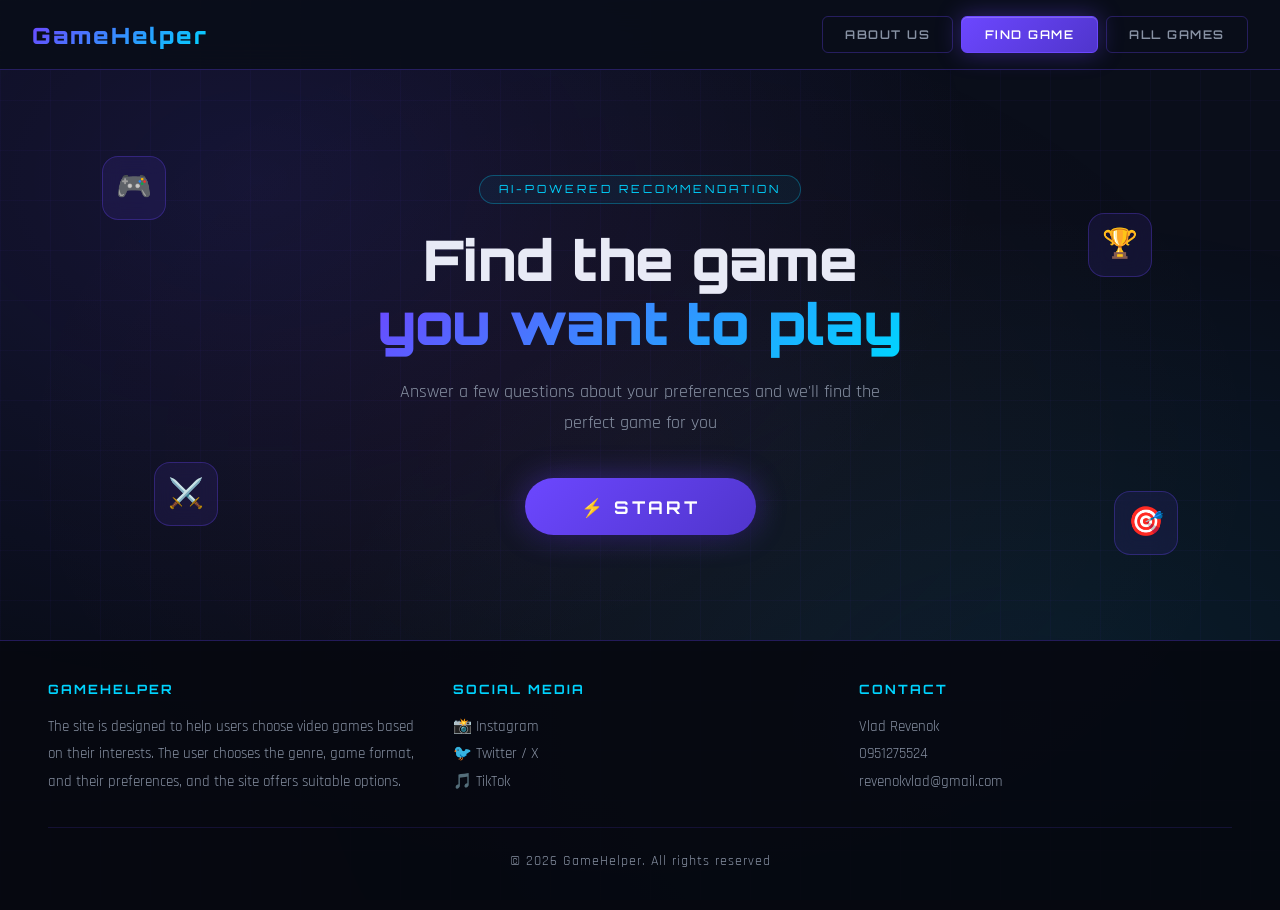
<file: index.html>
<!DOCTYPE html>
<html lang="uk">
<head>
  <meta charset="UTF-8" />
  <meta name="viewport" content="width=device-width, initial-scale=1.0" />
  <title>GameHelper — Find Your Game</title>
  <link rel="stylesheet" href="style.css" />
  <link rel="stylesheet" href="find-game.css" />
</head>
<body>

<nav>
  <a href="index.html" class="logo">GameHelper</a>
  <div class="nav-tabs">
    <a href="about.html" class="nav-tab"><span>About us</span></a>
    <a href="index.html" class="nav-tab active"><span>Find Game</span></a>
    <a href="all-games.html" class="nav-tab"><span>All Games</span></a>
  </div>
</nav>

<div class="page">
  <main class="hero">

    <div class="particles" aria-hidden="true">
      <div class="particle"></div>
      <div class="particle"></div>
      <div class="particle"></div>
      <div class="particle"></div>
      <div class="particle"></div>
      <div class="particle"></div>
    </div>

    <div class="hero-content">
      <div class="hero-badge">AI-Powered Recommendation</div>
      <h1 class="hero-title">
        Find the game<br/>
        <span class="hero-highlight">you want to play</span>
      </h1>
      <p class="hero-subtitle">
        Answer a few questions about your preferences and we'll find the perfect game for you
      </p>
      <button class="btn-primary pulse-btn" id="startBtn">
        ⚡ Start
      </button>
    </div>

    <div class="hero-deco" aria-hidden="true">
      <div class="deco-card deco-1">🎮</div>
      <div class="deco-card deco-2">🏆</div>
      <div class="deco-card deco-3">⚔️</div>
      <div class="deco-card deco-4">🎯</div>
    </div>

  </main>

  <footer>
    <div class="footer-section">
      <h3>GameHelper</h3>
      <p>The site is designed to help users choose video games based on their interests. The user chooses the genre, game format, and their preferences, and the site offers suitable options.</p>
    </div>
    <div class="footer-section">
      <h3>Social media</h3>
      <a href="https://instagram.com/vlad_revenok" target="_blank">📸 Instagram</a>
      <a href="https://twitter.com/@revenok_vlad" target="_blank">🐦 Twitter / X</a>
      <a href="https://tiktok.com/@vlad.revenok" target="_blank">🎵 TikTok</a>
    </div>
    <div class="footer-section">
      <h3>Contact</h3>
      <p>Vlad Revenok</p>
      <p>0951275524</p>
      <a href="mailto:revenokvlad@gmail.com">revenokvlad@gmail.com</a>
    </div>
    <div class="footer-bottom">© 2026 GameHelper. All rights reserved</div>
  </footer>
</div>

<div class="modal-overlay" id="modalOverlay">
  <div class="modal">
    <button class="modal-close" id="modalClose">✕</button>
    <div id="modalContent"></div>
  </div>
</div>

<script src="find-game.js"></script>
</body>
</html>
</file>
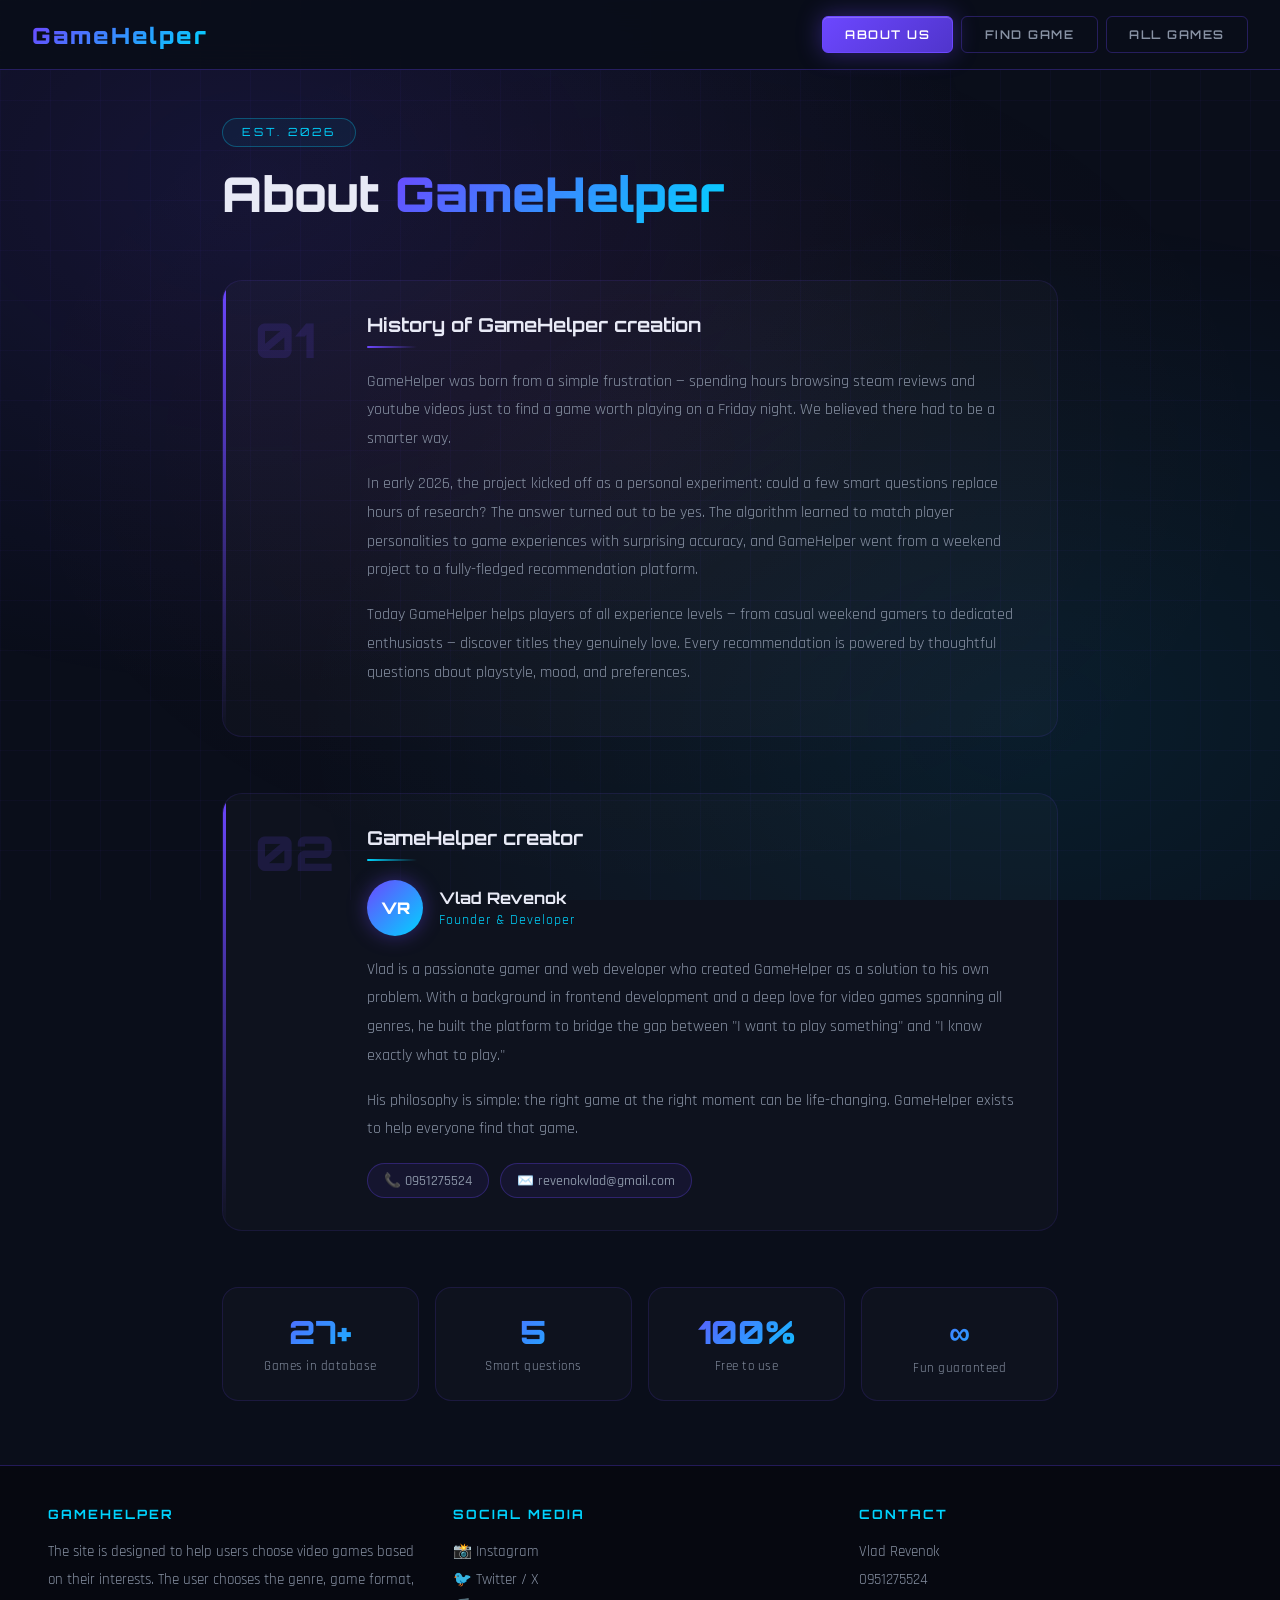
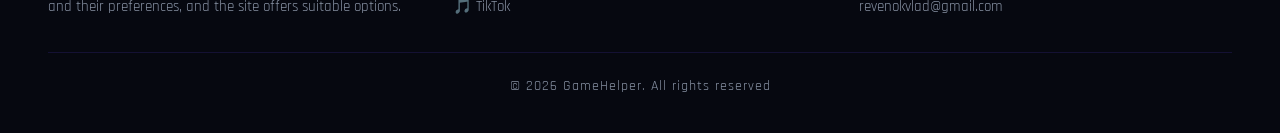
<file: about.html>
<!DOCTYPE html>
<html lang="uk">
<head>
  <meta charset="UTF-8" />
  <meta name="viewport" content="width=device-width, initial-scale=1.0" />
  <title>GameHelper — About Us</title>
  <link rel="stylesheet" href="style.css" />
  <link rel="stylesheet" href="about.css" />
</head>
<body>

<nav>
  <a href="index.html" class="logo">GameHelper</a>
  <div class="nav-tabs">
    <a href="about.html" class="nav-tab active"><span>About us</span></a>
    <a href="index.html" class="nav-tab"><span>Find Game</span></a>
    <a href="all-games.html" class="nav-tab"><span>All Games</span></a>
  </div>
</nav>

<div class="page">
  <main class="about-main">

    <div class="about-header">
      <div class="about-badge">Est. 2026</div>
      <h1 class="about-title">About <span class="grad-text">GameHelper</span></h1>
    </div>

    <section class="about-section">
      <div class="section-num">01</div>
      <div class="section-body">
        <h2 class="section-title">History of GameHelper creation</h2>
        <div class="section-line"></div>
        <p class="section-text">
          GameHelper was born from a simple frustration — spending hours browsing steam reviews and youtube videos just to find a game worth playing on a Friday night. We believed there had to be a smarter way.
        </p>
        <p class="section-text">
          In early 2026, the project kicked off as a personal experiment: could a few smart questions replace hours of research? The answer turned out to be yes. The algorithm learned to match player personalities to game experiences with surprising accuracy, and GameHelper went from a weekend project to a fully-fledged recommendation platform.
        </p>
        <p class="section-text">
          Today GameHelper helps players of all experience levels — from casual weekend gamers to dedicated enthusiasts — discover titles they genuinely love. Every recommendation is powered by thoughtful questions about playstyle, mood, and preferences.
        </p>
      </div>
    </section>

    <section class="about-section">
      <div class="section-num">02</div>
      <div class="section-body">
        <h2 class="section-title">GameHelper creator</h2>
        <div class="section-line accent-2"></div>
        <div class="creator-card">
          <div class="creator-avatar">VR</div>
          <div class="creator-info">
            <div class="creator-name">Vlad Revenok</div>
            <div class="creator-role">Founder & Developer</div>
          </div>
        </div>
        <p class="section-text">
          Vlad is a passionate gamer and web developer who created GameHelper as a solution to his own problem. With a background in frontend development and a deep love for video games spanning all genres, he built the platform to bridge the gap between "I want to play something" and "I know exactly what to play."
        </p>
        <p class="section-text">
          His philosophy is simple: the right game at the right moment can be life-changing. GameHelper exists to help everyone find that game.
        </p>
        <div class="creator-contact">
          <a href="tel:0951275524" class="contact-chip">📞 0951275524</a>
          <a href="mailto:revenokvlad@gmail.com" class="contact-chip">✉️ revenokvlad@gmail.com</a>
        </div>
      </div>
    </section>

    <div class="stats-row">
      <div class="stat-card">
        <div class="stat-number">27+</div>
        <div class="stat-label">Games in database</div>
      </div>
      <div class="stat-card">
        <div class="stat-number">5</div>
        <div class="stat-label">Smart questions</div>
      </div>
      <div class="stat-card">
        <div class="stat-number">100%</div>
        <div class="stat-label">Free to use</div>
      </div>
      <div class="stat-card">
        <div class="stat-number">∞</div>
        <div class="stat-label">Fun guaranteed</div>
      </div>
    </div>

  </main>

  <footer>
    <div class="footer-section">
      <h3>GameHelper</h3>
      <p>The site is designed to help users choose video games based on their interests. The user chooses the genre, game format, and their preferences, and the site offers suitable options.</p>
    </div>
    <div class="footer-section">
      <h3>Social media</h3>
      <a href="https://instagram.com/vlad_revenok" target="_blank">📸 Instagram</a>
      <a href="https://twitter.com/@revenok_vlad" target="_blank">🐦 Twitter / X</a>
      <a href="https://tiktok.com/@vlad.revenok" target="_blank">🎵 TikTok</a>
    </div>
    <div class="footer-section">
      <h3>Contact</h3>
      <p>Vlad Revenok</p>
      <p>0951275524</p>
      <a href="mailto:revenokvlad@gmail.com">revenokvlad@gmail.com</a>
    </div>
    <div class="footer-bottom">© 2026 GameHelper. All rights reserved</div>
  </footer>
</div>

</body>
</html>
</file>
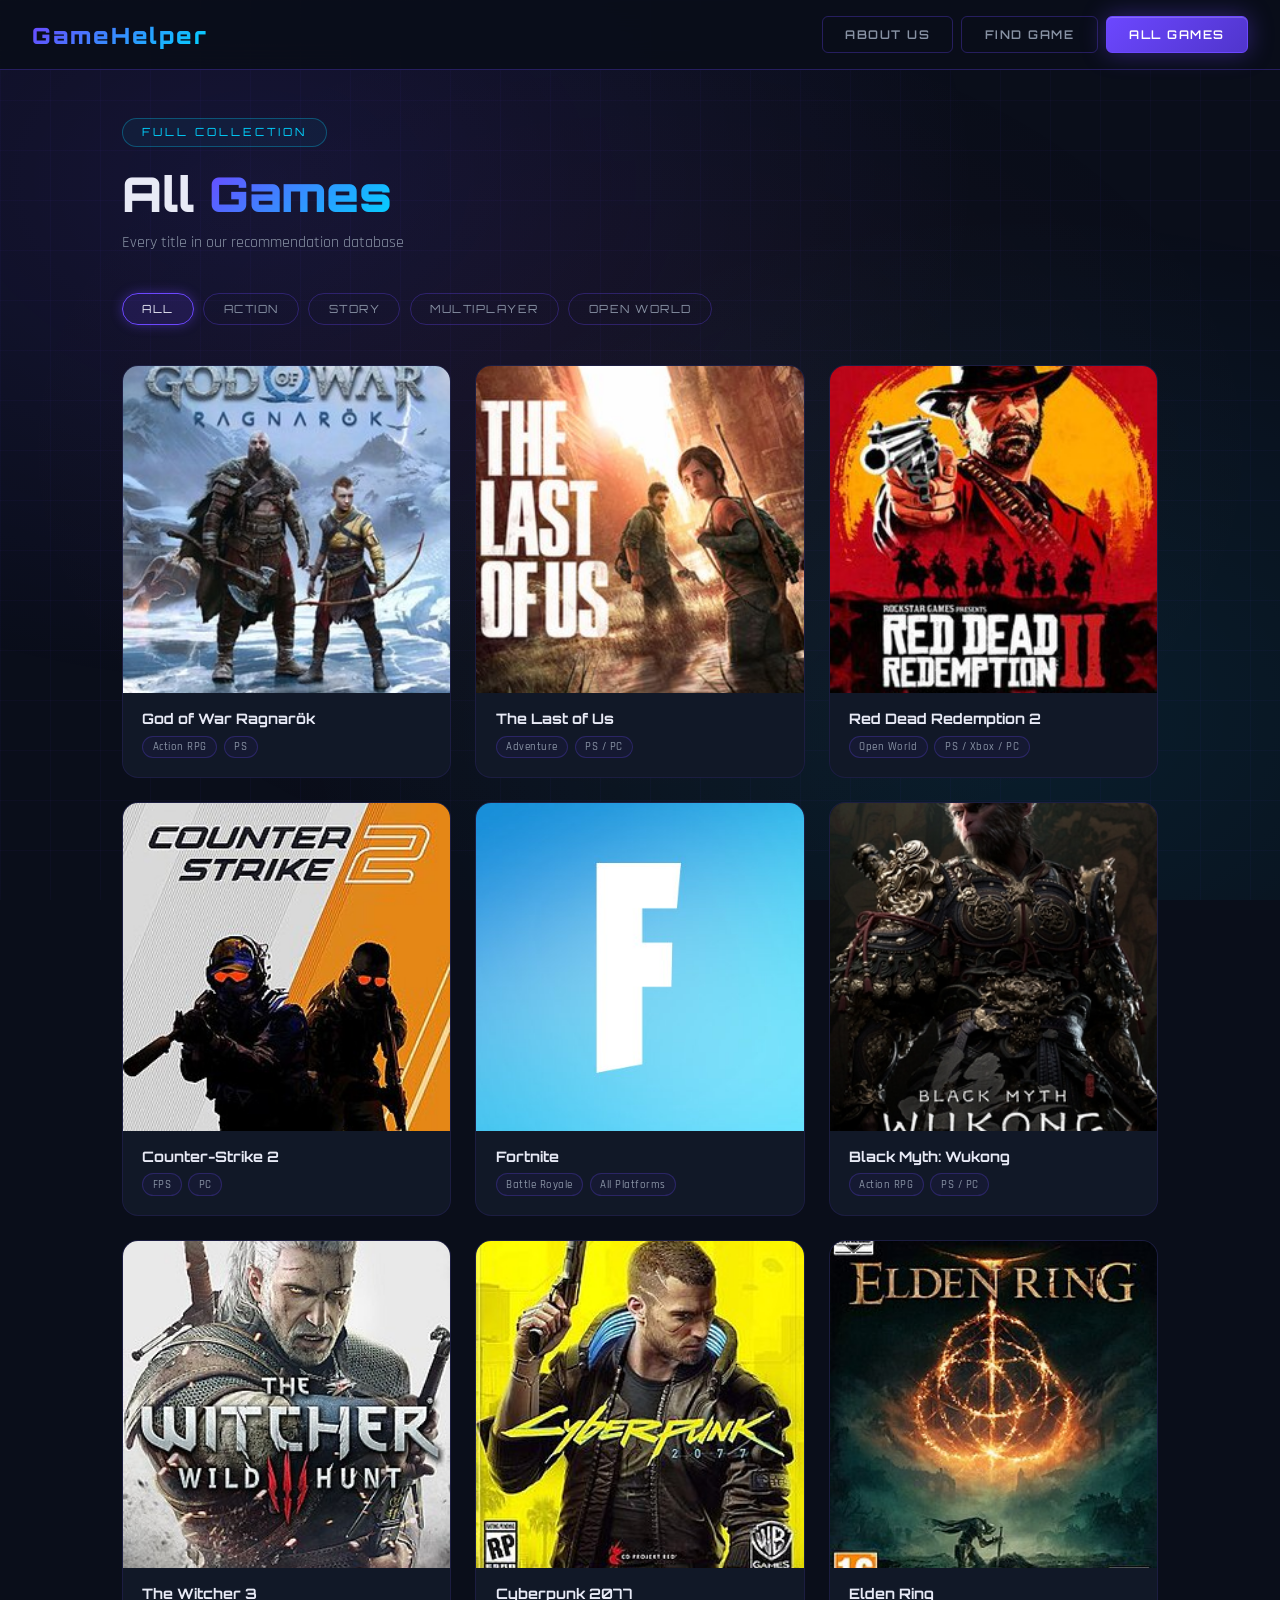
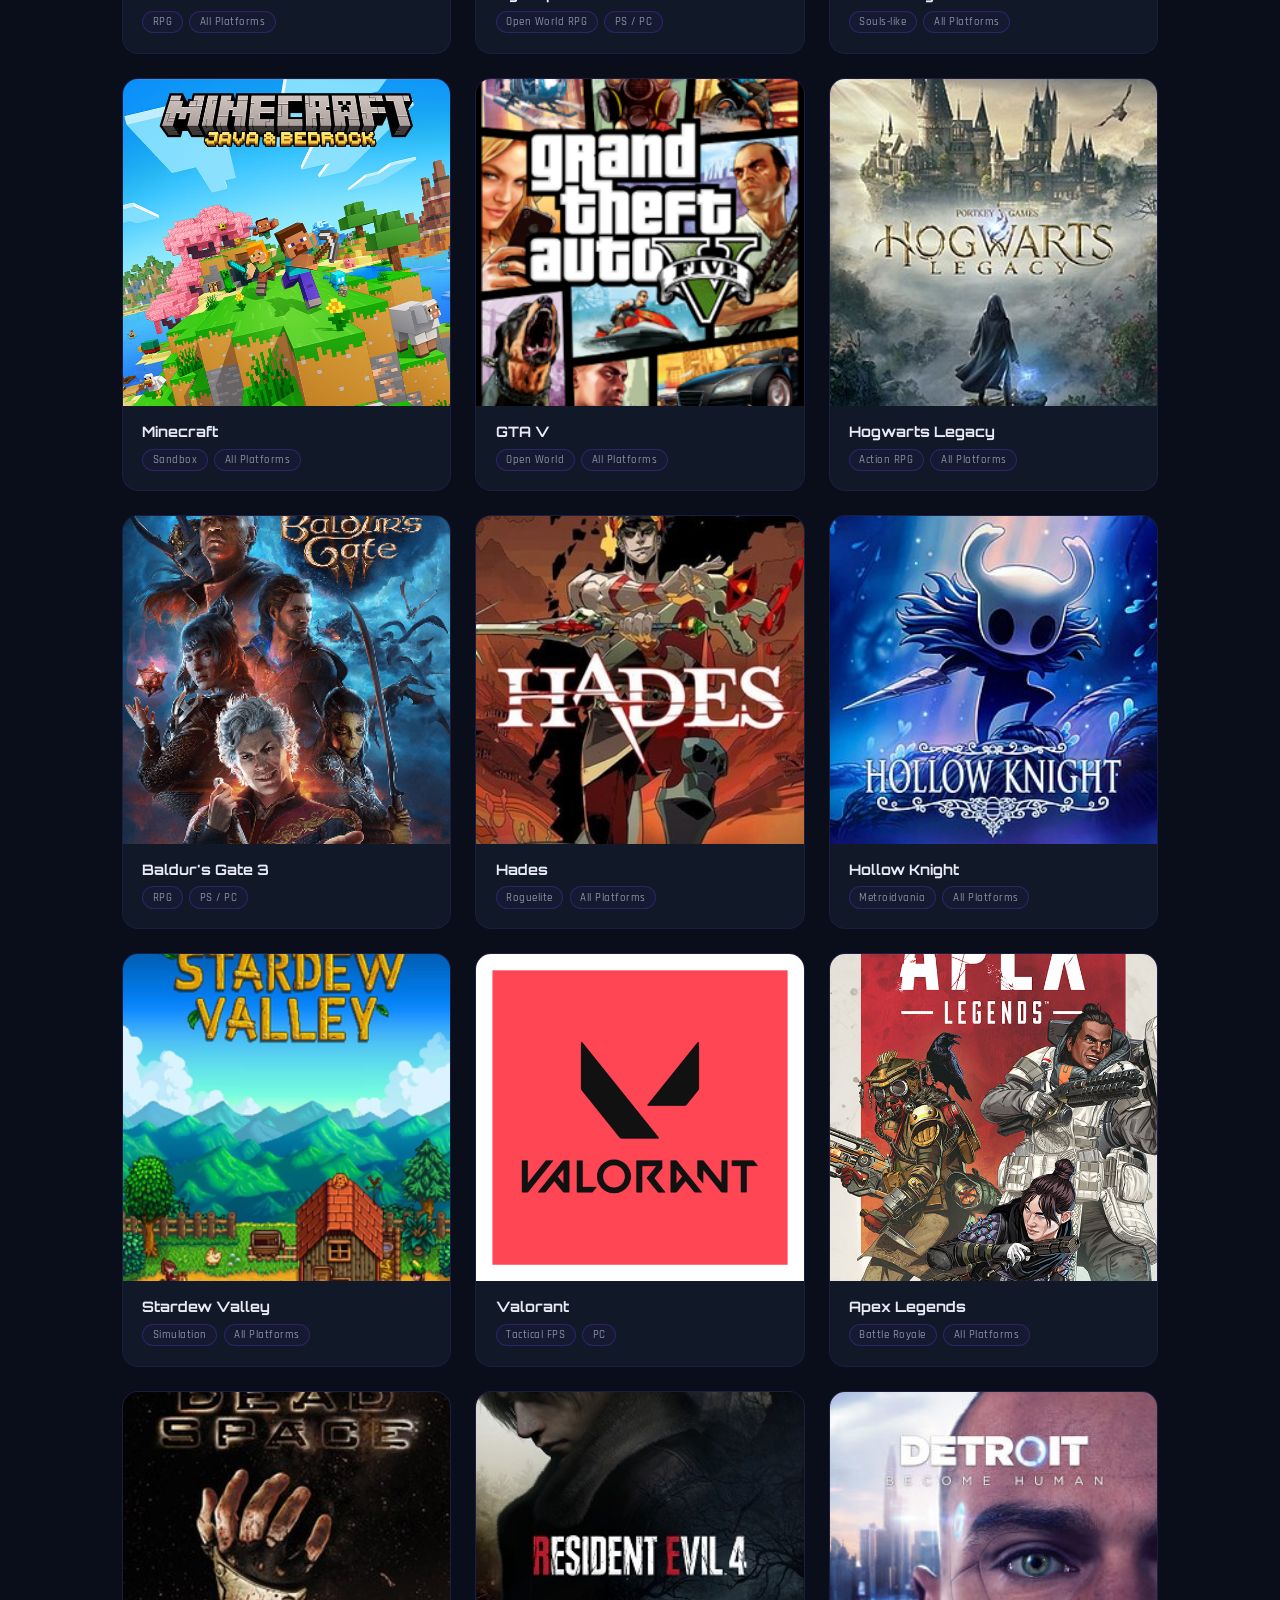
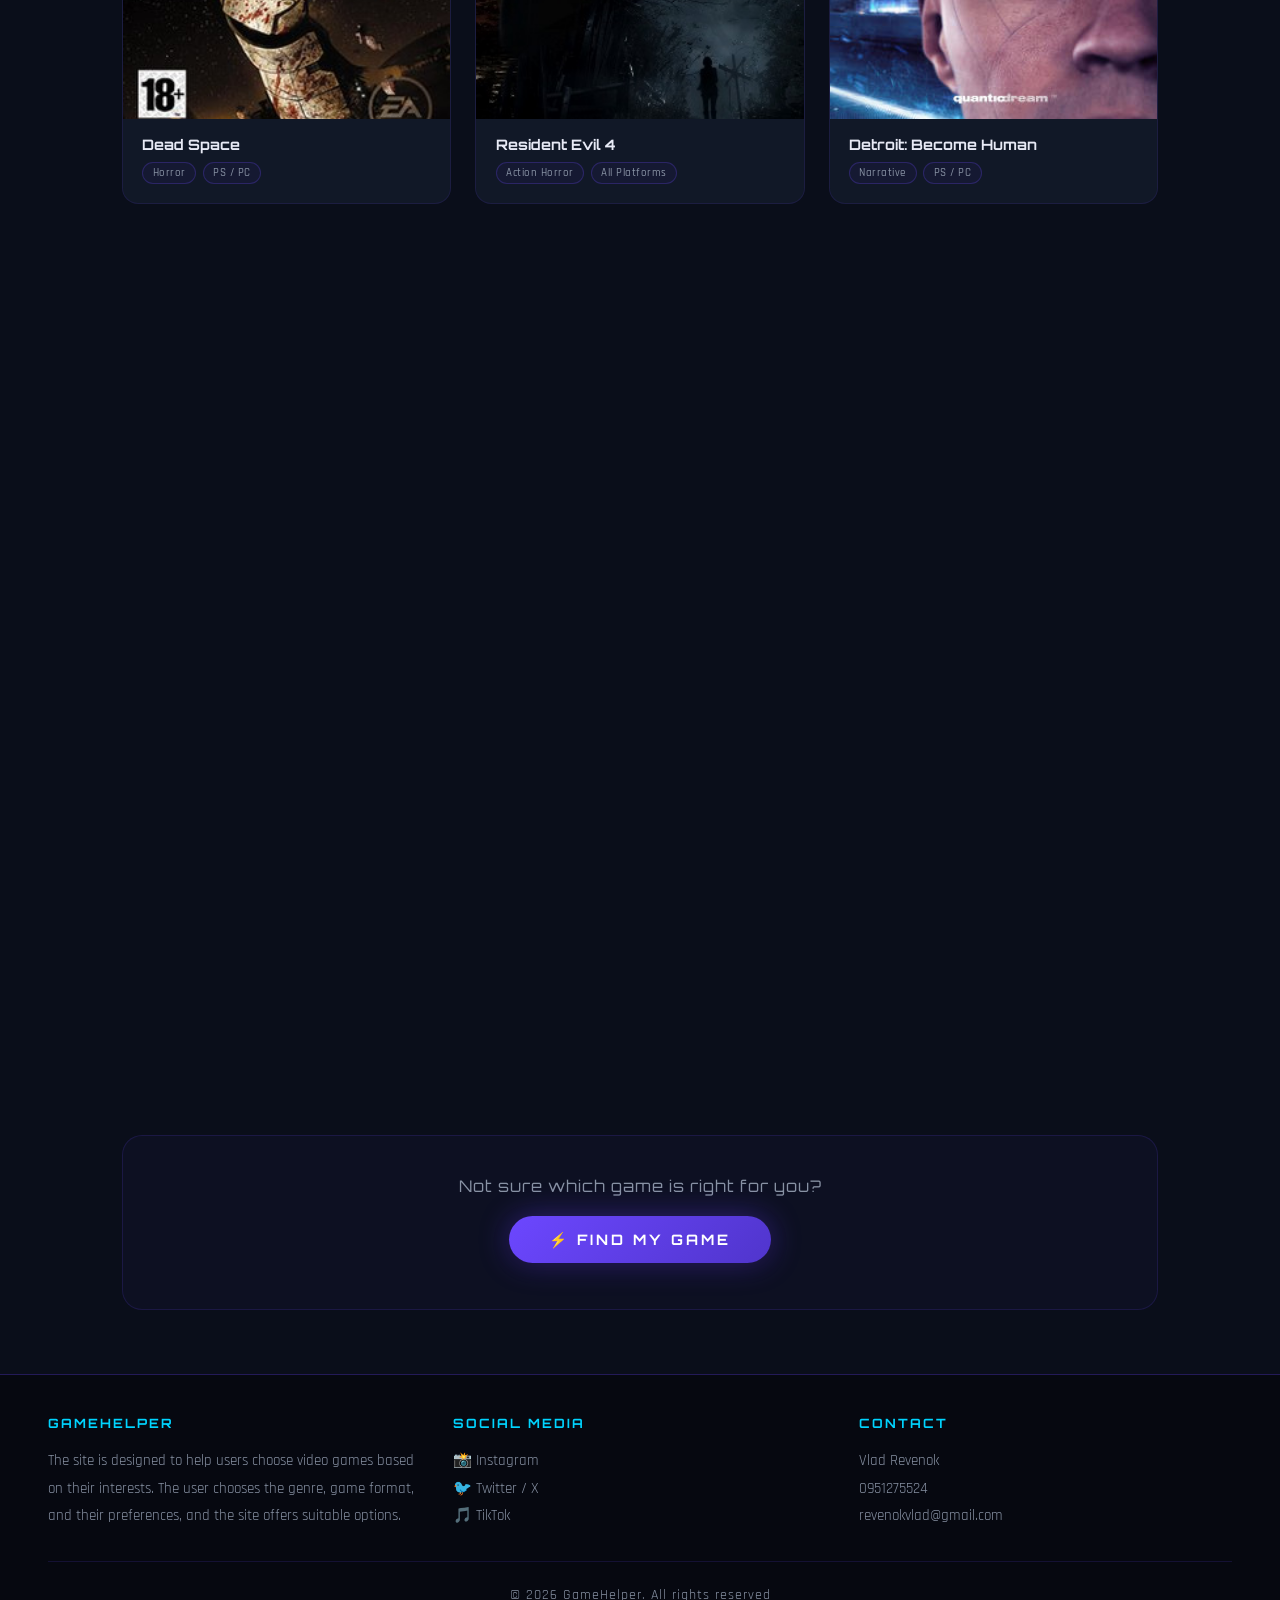
<file: all-games.html>
<!DOCTYPE html>
<html lang="uk">
<head>
  <meta charset="UTF-8" />
  <meta name="viewport" content="width=device-width, initial-scale=1.0" />
  <title>GameHelper — All Games</title>
  <link rel="stylesheet" href="style.css" />
  <link rel="stylesheet" href="all-games.css" />
</head>
<body>

<nav>
  <a href="index.html" class="logo">GameHelper</a>
  <div class="nav-tabs">
    <a href="about.html" class="nav-tab"><span>About us</span></a>
    <a href="index.html" class="nav-tab"><span>Find Game</span></a>
    <a href="all-games.html" class="nav-tab active"><span>All Games</span></a>
  </div>
</nav>

<div class="page">
  <main class="games-main">

    <div class="games-header">
      <div class="games-badge">Full Collection</div>
      <h1 class="games-title">All <span class="grad-text">Games</span></h1>
      <p class="games-subtitle">Every title in our recommendation database</p>
    </div>

    <div class="filter-bar">
      <button class="filter-btn active" data-filter="all">All</button>
      <button class="filter-btn" data-filter="action">Action</button>
      <button class="filter-btn" data-filter="story">Story</button>
      <button class="filter-btn" data-filter="multiplayer">Multiplayer</button>
      <button class="filter-btn" data-filter="openworld">Open World</button>
    </div>

    <div class="games-grid" id="gamesGrid">

      <!-- GOD OF WAR -->
      <div class="game-card" data-tags="action combat fantasy story graphics long">
        <div class="game-img-wrap">
          <img src="images/God_of_War_Ragnarök_cover.jpg" alt="God of War Ragnarök" onerror="this.style.display='none';this.nextElementSibling.style.display='flex'">
          <div class="game-img-placeholder" style="display:none">⚡</div>
          <div class="game-overlay"><a href="index.html" class="game-find-btn">Find Similar</a></div>
        </div>
        <div class="game-info">
          <div class="game-name">God of War Ragnarök</div>
          <div class="game-tags-row"><span class="gtag">Action RPG</span><span class="gtag">PS</span></div>
        </div>
      </div>

      <!-- THE LAST OF US -->
      <div class="game-card" data-tags="story adventure postapoc survival graphics long">
        <div class="game-img-wrap">
          <img src="images/TheLastOfUs.jpg" alt="The Last of Us" onerror="this.style.display='none';this.nextElementSibling.style.display='flex'">
          <div class="game-img-placeholder" style="display:none">🌿</div>
          <div class="game-overlay"><a href="index.html" class="game-find-btn">Find Similar</a></div>
        </div>
        <div class="game-info">
          <div class="game-name">The Last of Us</div>
          <div class="game-tags-row"><span class="gtag">Adventure</span><span class="gtag">PS / PC</span></div>
        </div>
      </div>

      <!-- RED DEAD REDEMPTION 2 -->
      <div class="game-card" data-tags="story openworld graphics long adventure realistic">
        <div class="game-img-wrap">
          <img src="images/250px-Обкладинка_відеогри_Red_Dead_Redemption_2.jpg" alt="Red Dead Redemption 2" onerror="this.style.display='none';this.nextElementSibling.style.display='flex'">
          <div class="game-img-placeholder" style="display:none">🤠</div>
          <div class="game-overlay"><a href="index.html" class="game-find-btn">Find Similar</a></div>
        </div>
        <div class="game-info">
          <div class="game-name">Red Dead Redemption 2</div>
          <div class="game-tags-row"><span class="gtag">Open World</span><span class="gtag">PS / Xbox / PC</span></div>
        </div>
      </div>

      <!-- COUNTER-STRIKE 2 -->
      <div class="game-card" data-tags="competitive multiplayer modern action medium realistic">
        <div class="game-img-wrap">
          <img src="images/CounterStrike2.jpg" alt="Counter-Strike 2" onerror="this.style.display='none';this.nextElementSibling.style.display='flex'">
          <div class="game-img-placeholder" style="display:none">🎯</div>
          <div class="game-overlay"><a href="index.html" class="game-find-btn">Find Similar</a></div>
        </div>
        <div class="game-info">
          <div class="game-name">Counter-Strike 2</div>
          <div class="game-tags-row"><span class="gtag">FPS</span><span class="gtag">PC</span></div>
        </div>
      </div>

      <!-- FORTNITE -->
      <div class="game-card" data-tags="multiplayer competitive action casual medium">
        <div class="game-img-wrap">
          <img src="images/Fortnite_F_lettermark_logo.png" alt="Fortnite" onerror="this.style.display='none';this.nextElementSibling.style.display='flex'">
          <div class="game-img-placeholder" style="display:none">🏗️</div>
          <div class="game-overlay"><a href="index.html" class="game-find-btn">Find Similar</a></div>
        </div>
        <div class="game-info">
          <div class="game-name">Fortnite</div>
          <div class="game-tags-row"><span class="gtag">Battle Royale</span><span class="gtag">All Platforms</span></div>
        </div>
      </div>

      <!-- BLACK MYTH WUKONG -->
      <div class="game-card" data-tags="action combat fantasy graphics story long">
        <div class="game-img-wrap">
          <img src="images/Black_Myth_Wukong_cover_art.jpg" alt="Black Myth: Wukong" onerror="this.style.display='none';this.nextElementSibling.style.display='flex'">
          <div class="game-img-placeholder" style="display:none">🐒</div>
          <div class="game-overlay"><a href="index.html" class="game-find-btn">Find Similar</a></div>
        </div>
        <div class="game-info">
          <div class="game-name">Black Myth: Wukong</div>
          <div class="game-tags-row"><span class="gtag">Action RPG</span><span class="gtag">PS / PC</span></div>
        </div>
      </div>

      <!-- THE WITCHER 3 -->
      <div class="game-card" data-tags="story openworld fantasy graphics long adventure">
        <div class="game-img-wrap">
          <img src="images/250px-Обкладинка_відеогри_The_Witcher_3_Wild_Hunt.jpg" alt="The Witcher 3" onerror="this.style.display='none';this.nextElementSibling.style.display='flex'">
          <div class="game-img-placeholder" style="display:none">🧙</div>
          <div class="game-overlay"><a href="index.html" class="game-find-btn">Find Similar</a></div>
        </div>
        <div class="game-info">
          <div class="game-name">The Witcher 3</div>
          <div class="game-tags-row"><span class="gtag">RPG</span><span class="gtag">All Platforms</span></div>
        </div>
      </div>

      <!-- CYBERPUNK 2077 -->
      <div class="game-card" data-tags="openworld story adventure graphics long realistic">
        <div class="game-img-wrap">
          <img src="images/250px-Cyberpunk_2077_poster.jpg" alt="Cyberpunk 2077" onerror="this.style.display='none';this.nextElementSibling.style.display='flex'">
          <div class="game-img-placeholder" style="display:none">🏙️</div>
          <div class="game-overlay"><a href="index.html" class="game-find-btn">Find Similar</a></div>
        </div>
        <div class="game-info">
          <div class="game-name">Cyberpunk 2077</div>
          <div class="game-tags-row"><span class="gtag">Open World RPG</span><span class="gtag">PS / PC</span></div>
        </div>
      </div>

      <!-- ELDEN RING -->
      <div class="game-card" data-tags="action combat openworld story long fantasy">
        <div class="game-img-wrap">
          <img src="images/Elden_Ring_poster.jpg" alt="Elden Ring" onerror="this.style.display='none';this.nextElementSibling.style.display='flex'">
          <div class="game-img-placeholder" style="display:none">🏹</div>
          <div class="game-overlay"><a href="index.html" class="game-find-btn">Find Similar</a></div>
        </div>
        <div class="game-info">
          <div class="game-name">Elden Ring</div>
          <div class="game-tags-row"><span class="gtag">Souls-like</span><span class="gtag">All Platforms</span></div>
        </div>
      </div>

      <!-- MINECRAFT -->
      <div class="game-card" data-tags="openworld action multiplayer casual long adventure">
        <div class="game-img-wrap">
          <img src="images/Homepage_Discover-our-games_MC-Vanilla-KeyArt_864x864.jpg" alt="Minecraft" onerror="this.style.display='none';this.nextElementSibling.style.display='flex'">
          <div class="game-img-placeholder" style="display:none">⛏️</div>
          <div class="game-overlay"><a href="index.html" class="game-find-btn">Find Similar</a></div>
        </div>
        <div class="game-info">
          <div class="game-name">Minecraft</div>
          <div class="game-tags-row"><span class="gtag">Sandbox</span><span class="gtag">All Platforms</span></div>
        </div>
      </div>

      <!-- GTA V -->
      <div class="game-card" data-tags="openworld story action multiplayer realistic long">
        <div class="game-img-wrap">
          <img src="images/Grand_Theft_Auto_V.png" alt="GTA V" onerror="this.style.display='none';this.nextElementSibling.style.display='flex'">
          <div class="game-img-placeholder" style="display:none">🚗</div>
          <div class="game-overlay"><a href="index.html" class="game-find-btn">Find Similar</a></div>
        </div>
        <div class="game-info">
          <div class="game-name">GTA V</div>
          <div class="game-tags-row"><span class="gtag">Open World</span><span class="gtag">All Platforms</span></div>
        </div>
      </div>

      <!-- HOGWARTS LEGACY -->
      <div class="game-card" data-tags="story openworld fantasy graphics adventure long">
        <div class="game-img-wrap">
          <img src="images/Hogwarts_Legacy_(обкладинка).jpeg" alt="Hogwarts Legacy" onerror="this.style.display='none';this.nextElementSibling.style.display='flex'">
          <div class="game-img-placeholder" style="display:none">🧙‍♀️</div>
          <div class="game-overlay"><a href="index.html" class="game-find-btn">Find Similar</a></div>
        </div>
        <div class="game-info">
          <div class="game-name">Hogwarts Legacy</div>
          <div class="game-tags-row"><span class="gtag">Action RPG</span><span class="gtag">All Platforms</span></div>
        </div>
      </div>

      <!-- BALDUR'S GATE 3 -->
      <div class="game-card" data-tags="story strategy fantasy long adventure graphics multiplayer">
        <div class="game-img-wrap">
          <img src="images/Обкладинка_відеогри_Baldur's_Gate_III.png" alt="Baldur's Gate 3" onerror="this.style.display='none';this.nextElementSibling.style.display='flex'">
          <div class="game-img-placeholder" style="display:none">🎲</div>
          <div class="game-overlay"><a href="index.html" class="game-find-btn">Find Similar</a></div>
        </div>
        <div class="game-info">
          <div class="game-name">Baldur's Gate 3</div>
          <div class="game-tags-row"><span class="gtag">RPG</span><span class="gtag">PS / PC</span></div>
        </div>
      </div>

      <!-- HADES -->
      <div class="game-card" data-tags="action combat fantasy story medium casual">
        <div class="game-img-wrap">
          <img src="images/Hades_cover_art.jpg" alt="Hades" onerror="this.style.display='none';this.nextElementSibling.style.display='flex'">
          <div class="game-img-placeholder" style="display:none">🔱</div>
          <div class="game-overlay"><a href="index.html" class="game-find-btn">Find Similar</a></div>
        </div>
        <div class="game-info">
          <div class="game-name">Hades</div>
          <div class="game-tags-row"><span class="gtag">Roguelite</span><span class="gtag">All Platforms</span></div>
        </div>
      </div>

      <!-- HOLLOW KNIGHT -->
      <div class="game-card" data-tags="action combat fantasy story medium long adventure">
        <div class="game-img-wrap">
          <img src="images/Hollow_Knight_2026_cover_art.jpg" alt="Hollow Knight" onerror="this.style.display='none';this.nextElementSibling.style.display='flex'">
          <div class="game-img-placeholder" style="display:none">🦋</div>
          <div class="game-overlay"><a href="index.html" class="game-find-btn">Find Similar</a></div>
        </div>
        <div class="game-info">
          <div class="game-name">Hollow Knight</div>
          <div class="game-tags-row"><span class="gtag">Metroidvania</span><span class="gtag">All Platforms</span></div>
        </div>
      </div>

      <!-- STARDEW VALLEY -->
      <div class="game-card" data-tags="story casual openworld medium long multiplayer">
        <div class="game-img-wrap">
          <img src="images/Logo_of_Stardew_Valley.png" alt="Stardew Valley" onerror="this.style.display='none';this.nextElementSibling.style.display='flex'">
          <div class="game-img-placeholder" style="display:none">🌾</div>
          <div class="game-overlay"><a href="index.html" class="game-find-btn">Find Similar</a></div>
        </div>
        <div class="game-info">
          <div class="game-name">Stardew Valley</div>
          <div class="game-tags-row"><span class="gtag">Simulation</span><span class="gtag">All Platforms</span></div>
        </div>
      </div>

      <!-- VALORANT -->
      <div class="game-card" data-tags="competitive multiplayer action modern medium">
        <div class="game-img-wrap">
          <img src="images/valorant-logo-png_seeklogo-379976.png" alt="Valorant" onerror="this.style.display='none';this.nextElementSibling.style.display='flex'">
          <div class="game-img-placeholder" style="display:none">🔫</div>
          <div class="game-overlay"><a href="index.html" class="game-find-btn">Find Similar</a></div>
        </div>
        <div class="game-info">
          <div class="game-name">Valorant</div>
          <div class="game-tags-row"><span class="gtag">Tactical FPS</span><span class="gtag">PC</span></div>
        </div>
      </div>

      <!-- APEX LEGENDS -->
      <div class="game-card" data-tags="competitive multiplayer action medium casual">
        <div class="game-img-wrap">
          <img src="images/Обложка_Apex_Legends.jpg" alt="Apex Legends" onerror="this.style.display='none';this.nextElementSibling.style.display='flex'">
          <div class="game-img-placeholder" style="display:none">🦅</div>
          <div class="game-overlay"><a href="index.html" class="game-find-btn">Find Similar</a></div>
        </div>
        <div class="game-info">
          <div class="game-name">Apex Legends</div>
          <div class="game-tags-row"><span class="gtag">Battle Royale</span><span class="gtag">All Platforms</span></div>
        </div>
      </div>

      <!-- DEAD SPACE -->
      <div class="game-card" data-tags="story action horror graphics medium long">
        <div class="game-img-wrap">
          <img src="images/Dead_Space_Box_Art.jpg" alt="Dead Space" onerror="this.style.display='none';this.nextElementSibling.style.display='flex'">
          <div class="game-img-placeholder" style="display:none">👾</div>
          <div class="game-overlay"><a href="index.html" class="game-find-btn">Find Similar</a></div>
        </div>
        <div class="game-info">
          <div class="game-name">Dead Space</div>
          <div class="game-tags-row"><span class="gtag">Horror</span><span class="gtag">PS / PC</span></div>
        </div>
      </div>

      <!-- RESIDENT EVIL 4 -->
      <div class="game-card" data-tags="action story adventure graphics medium long horror">
        <div class="game-img-wrap">
          <img src="images/Resident_evil_4_boxart.jpg" alt="Resident Evil 4" onerror="this.style.display='none';this.nextElementSibling.style.display='flex'">
          <div class="game-img-placeholder" style="display:none">🧟</div>
          <div class="game-overlay"><a href="index.html" class="game-find-btn">Find Similar</a></div>
        </div>
        <div class="game-info">
          <div class="game-name">Resident Evil 4</div>
          <div class="game-tags-row"><span class="gtag">Action Horror</span><span class="gtag">All Platforms</span></div>
        </div>
      </div>

      <!-- DETROIT BECOME HUMAN -->
      <div class="game-card" data-tags="story adventure graphics long realistic">
        <div class="game-img-wrap">
          <img src="images/Detroit_Become_Human.jpg" alt="Detroit: Become Human" onerror="this.style.display='none';this.nextElementSibling.style.display='flex'">
          <div class="game-img-placeholder" style="display:none">🤖</div>
          <div class="game-overlay"><a href="index.html" class="game-find-btn">Find Similar</a></div>
        </div>
        <div class="game-info">
          <div class="game-name">Detroit: Become Human</div>
          <div class="game-tags-row"><span class="gtag">Narrative</span><span class="gtag">PS / PC</span></div>
        </div>
      </div>

      <!-- DISCO ELYSIUM -->
      <div class="game-card" data-tags="story adventure strategy medium long">
        <div class="game-img-wrap">
          <img src="images/250px-Disco_Elysium_Poster.jpeg" alt="Disco Elysium" onerror="this.style.display='none';this.nextElementSibling.style.display='flex'">
          <div class="game-img-placeholder" style="display:none">🕵️</div>
          <div class="game-overlay"><a href="index.html" class="game-find-btn">Find Similar</a></div>
        </div>
        <div class="game-info">
          <div class="game-name">Disco Elysium</div>
          <div class="game-tags-row"><span class="gtag">RPG</span><span class="gtag">PS / PC</span></div>
        </div>
      </div>

      <!-- IT TAKES TWO -->
      <div class="game-card" data-tags="story adventure multiplayer casual medium long">
        <div class="game-img-wrap">
          <img src="images/It_Takes_Two_cover_art.png" alt="It Takes Two" onerror="this.style.display='none';this.nextElementSibling.style.display='flex'">
          <div class="game-img-placeholder" style="display:none">🤝</div>
          <div class="game-overlay"><a href="index.html" class="game-find-btn">Find Similar</a></div>
        </div>
        <div class="game-info">
          <div class="game-name">It Takes Two</div>
          <div class="game-tags-row"><span class="gtag">Co-op</span><span class="gtag">All Platforms</span></div>
        </div>
      </div>

      <!-- EA SPORTS FC 25 -->
      <div class="game-card" data-tags="competitive multiplayer modern medium casual">
        <div class="game-img-wrap">
          <img src="images/f3c135f8ebdc50b782c6f5f02b27130b499e22847f05aee6.avif" alt="EA Sports FC 25" onerror="this.style.display='none';this.nextElementSibling.style.display='flex'">
          <div class="game-img-placeholder" style="display:none">⚽</div>
          <div class="game-overlay"><a href="index.html" class="game-find-btn">Find Similar</a></div>
        </div>
        <div class="game-info">
          <div class="game-name">EA Sports FC 25</div>
          <div class="game-tags-row"><span class="gtag">Sports</span><span class="gtag">All Platforms</span></div>
        </div>
      </div>

      <!-- SEKIRO -->
      <div class="game-card" data-tags="action combat fantasy long graphics story">
        <div class="game-img-wrap">
          <img src="images/250px-Обкладинка_відеогри_Sekiro_Shadows_Die_Twice.jpg" alt="Sekiro: Shadows Die Twice" onerror="this.style.display='none';this.nextElementSibling.style.display='flex'">
          <div class="game-img-placeholder" style="display:none">🗡️</div>
          <div class="game-overlay"><a href="index.html" class="game-find-btn">Find Similar</a></div>
        </div>
        <div class="game-info">
          <div class="game-name">Sekiro: Shadows Die Twice</div>
          <div class="game-tags-row"><span class="gtag">Souls-like</span><span class="gtag">PS / Xbox / PC</span></div>
        </div>
      </div>

      <!-- MASS EFFECT -->
      <div class="game-card" data-tags="story adventure openworld graphics long realistic">
        <div class="game-img-wrap">
          <img src="images/xK2b8gY5A5oyYlc1pnUUVEm5.jfif" alt="Mass Effect Legendary Edition" onerror="this.style.display='none';this.nextElementSibling.style.display='flex'">
          <div class="game-img-placeholder" style="display:none">🚀</div>
          <div class="game-overlay"><a href="index.html" class="game-find-btn">Find Similar</a></div>
        </div>
        <div class="game-info">
          <div class="game-name">Mass Effect Legendary</div>
          <div class="game-tags-row"><span class="gtag">RPG</span><span class="gtag">PS / Xbox / PC</span></div>
        </div>
      </div>

      <!-- A PLAGUE TALE REQUIEM -->
      <div class="game-card" data-tags="story adventure postapoc graphics long">
        <div class="game-img-wrap">
          <img src="images/PlagueTale1_1200x1600-98f9fd41d86634c1f82e4b5cbfc4e83f.jfif" alt="A Plague Tale: Requiem" onerror="this.style.display='none';this.nextElementSibling.style.display='flex'">
          <div class="game-img-placeholder" style="display:none">🐀</div>
          <div class="game-overlay"><a href="index.html" class="game-find-btn">Find Similar</a></div>
        </div>
        <div class="game-info">
          <div class="game-name">A Plague Tale: Requiem</div>
          <div class="game-tags-row"><span class="gtag">Action-Adventure</span><span class="gtag">PS / Xbox / PC</span></div>
        </div>
      </div>

    </div><!-- end games-grid -->

    <div class="games-cta">
      <p>Not sure which game is right for you?</p>
      <a href="index.html" class="btn-primary" style="display:inline-block;text-decoration:none;font-size:0.9rem;padding:0.9rem 2.5rem;">
        ⚡ Find My Game
      </a>
    </div>

  </main>

  <footer>
    <div class="footer-section">
      <h3>GameHelper</h3>
      <p>The site is designed to help users choose video games based on their interests. The user chooses the genre, game format, and their preferences, and the site offers suitable options.</p>
    </div>
    <div class="footer-section">
      <h3>Social media</h3>
      <a href="https://instagram.com/vlad_revenok" target="_blank">📸 Instagram</a>
      <a href="https://twitter.com/@revenok_vlad" target="_blank">🐦 Twitter / X</a>
      <a href="https://tiktok.com/@vlad.revenok" target="_blank">🎵 TikTok</a>
    </div>
    <div class="footer-section">
      <h3>Contact</h3>
      <p>Vlad Revenok</p>
      <p>0951275524</p>
      <a href="mailto:revenokvlad@gmail.com">revenokvlad@gmail.com</a>
    </div>
    <div class="footer-bottom">© 2026 GameHelper. All rights reserved</div>
  </footer>
</div>

<script src="all-games.js"></script>
</body>
</html>
</file>
<file: style.css>
@import url('https://fonts.googleapis.com/css2?family=Orbitron:wght@400;600;700;900&family=Rajdhani:wght@300;400;500;600;700&display=swap');

:root {
  --bg-main: #0a0e1a;
  --bg-card: #111827;
  --bg-nav: rgba(10, 14, 26, 0.95);
  --accent: #6c47ff;
  --accent-2: #00d4ff;
  --accent-3: #ff6b6b;
  --text-primary: #e8eaf6;
  --text-secondary: #8892a4;
  --border: rgba(108, 71, 255, 0.3);
  --glow: rgba(108, 71, 255, 0.4);
  --glow-2: rgba(0, 212, 255, 0.3);
}

* {
  margin: 0;
  padding: 0;
  box-sizing: border-box;
}

html {
  scroll-behavior: smooth;
}

body {
  font-family: 'Rajdhani', sans-serif;
  background-color: var(--bg-main);
  color: var(--text-primary);
  min-height: 100vh;
  overflow-x: hidden;
  position: relative;
}

/* Animated background */
body::before {
  content: '';
  position: fixed;
  inset: 0;
  background:
    radial-gradient(ellipse at 20% 20%, rgba(108, 71, 255, 0.12) 0%, transparent 50%),
    radial-gradient(ellipse at 80% 80%, rgba(0, 212, 255, 0.08) 0%, transparent 50%),
    radial-gradient(ellipse at 50% 50%, rgba(255, 107, 107, 0.04) 0%, transparent 70%);
  pointer-events: none;
  z-index: 0;
}

/* Grid overlay */
body::after {
  content: '';
  position: fixed;
  inset: 0;
  background-image:
    linear-gradient(rgba(108, 71, 255, 0.04) 1px, transparent 1px),
    linear-gradient(90deg, rgba(108, 71, 255, 0.04) 1px, transparent 1px);
  background-size: 50px 50px;
  pointer-events: none;
  z-index: 0;
}

/* ===================== NAVBAR ===================== */
nav {
  position: fixed;
  top: 0;
  left: 0;
  right: 0;
  z-index: 1000;
  background: var(--bg-nav);
  border-bottom: 1px solid var(--border);
  backdrop-filter: blur(20px);
  -webkit-backdrop-filter: blur(20px);
  padding: 0 2rem;
  display: flex;
  align-items: center;
  height: 70px;
  animation: slideDown 0.6s ease forwards;
}

@keyframes slideDown {
  from { transform: translateY(-100%); opacity: 0; }
  to { transform: translateY(0); opacity: 1; }
}

.logo {
  font-family: 'Orbitron', monospace;
  font-size: 1.4rem;
  font-weight: 900;
  background: linear-gradient(135deg, var(--accent), var(--accent-2));
  -webkit-background-clip: text;
  -webkit-text-fill-color: transparent;
  background-clip: text;
  text-decoration: none;
  margin-right: auto;
  letter-spacing: 2px;
  position: relative;
}

.logo::after {
  content: '';
  position: absolute;
  bottom: -4px;
  left: 0;
  width: 100%;
  height: 2px;
  background: linear-gradient(90deg, var(--accent), var(--accent-2));
  transform: scaleX(0);
  transform-origin: left;
  transition: transform 0.3s ease;
}

.logo:hover::after {
  transform: scaleX(1);
}

.nav-tabs {
  display: flex;
  gap: 0.5rem;
}

.nav-tab {
  font-family: 'Orbitron', monospace;
  font-size: 0.75rem;
  font-weight: 600;
  letter-spacing: 1.5px;
  padding: 0.6rem 1.4rem;
  border: 1px solid var(--border);
  border-radius: 6px;
  background: transparent;
  color: var(--text-secondary);
  text-decoration: none;
  cursor: pointer;
  transition: all 0.3s ease;
  position: relative;
  overflow: hidden;
  text-transform: uppercase;
}

.nav-tab::before {
  content: '';
  position: absolute;
  inset: 0;
  background: linear-gradient(135deg, var(--accent), var(--accent-2));
  opacity: 0;
  transition: opacity 0.3s ease;
}

.nav-tab span {
  position: relative;
  z-index: 1;
}

.nav-tab:hover {
  color: var(--text-primary);
  border-color: var(--accent);
  box-shadow: 0 0 20px var(--glow);
}

.nav-tab:hover::before {
  opacity: 0.15;
}

.nav-tab.active {
  background: linear-gradient(135deg, var(--accent), #5035cc);
  border-color: var(--accent);
  color: #fff;
  box-shadow: 0 0 25px var(--glow), inset 0 1px 0 rgba(255,255,255,0.2);
}

.nav-tab.active::before {
  opacity: 0;
}

/* ===================== PAGE WRAPPER ===================== */
.page {
  position: relative;
  z-index: 1;
  padding-top: 70px;
  min-height: 100vh;
  display: flex;
  flex-direction: column;
}

/* ===================== FOOTER ===================== */
footer {
  background: rgba(6, 8, 16, 0.9);
  border-top: 1px solid var(--border);
  padding: 2.5rem 3rem;
  display: grid;
  grid-template-columns: 1fr 1fr 1fr;
  gap: 2rem;
  margin-top: auto;
  position: relative;
  z-index: 1;
}

.footer-section h3 {
  font-family: 'Orbitron', monospace;
  font-size: 0.8rem;
  letter-spacing: 2px;
  color: var(--accent-2);
  margin-bottom: 1rem;
  text-transform: uppercase;
}

.footer-section p,
.footer-section a {
  font-size: 0.95rem;
  color: var(--text-secondary);
  line-height: 1.8;
  display: block;
  text-decoration: none;
  transition: color 0.2s;
}

.footer-section a:hover {
  color: var(--accent-2);
}

.footer-bottom {
  grid-column: 1 / -1;
  text-align: center;
  padding-top: 1.5rem;
  border-top: 1px solid rgba(108, 71, 255, 0.15);
  font-size: 0.85rem;
  color: var(--text-secondary);
  letter-spacing: 1px;
}

/* ===================== BUTTONS ===================== */
.btn-primary {
  font-family: 'Orbitron', monospace;
  font-size: 1rem;
  font-weight: 700;
  letter-spacing: 3px;
  text-transform: uppercase;
  padding: 1rem 3rem;
  background: linear-gradient(135deg, var(--accent), #5035cc);
  border: none;
  border-radius: 50px;
  color: #fff;
  cursor: pointer;
  position: relative;
  overflow: hidden;
  transition: all 0.3s ease;
  box-shadow: 0 0 30px var(--glow), 0 4px 15px rgba(0,0,0,0.4);
}

.btn-primary::before {
  content: '';
  position: absolute;
  top: -2px; left: -2px; right: -2px; bottom: -2px;
  background: linear-gradient(135deg, var(--accent-2), var(--accent), var(--accent-3));
  border-radius: 50px;
  z-index: -1;
  opacity: 0;
  transition: opacity 0.3s;
}

.btn-primary::after {
  content: '';
  position: absolute;
  inset: 0;
  background: linear-gradient(135deg, rgba(255,255,255,0.2), transparent);
  opacity: 0;
  transition: opacity 0.3s;
  border-radius: 50px;
}

.btn-primary:hover {
  transform: translateY(-3px) scale(1.02);
  box-shadow: 0 0 50px var(--glow), 0 8px 25px rgba(0,0,0,0.5);
}

.btn-primary:hover::before { opacity: 1; }
.btn-primary:hover::after { opacity: 1; }

.btn-primary:active {
  transform: translateY(0) scale(0.98);
}

/* ===================== MODAL ===================== */
.modal-overlay {
  position: fixed;
  inset: 0;
  background: rgba(0, 0, 0, 0.85);
  backdrop-filter: blur(10px);
  z-index: 2000;
  display: flex;
  align-items: center;
  justify-content: center;
  opacity: 0;
  pointer-events: none;
  transition: opacity 0.4s ease;
}

.modal-overlay.open {
  opacity: 1;
  pointer-events: all;
}

.modal {
  background: var(--bg-card);
  border: 1px solid var(--border);
  border-radius: 20px;
  padding: 2.5rem;
  max-width: 560px;
  width: 90%;
  position: relative;
  box-shadow: 0 0 60px var(--glow), 0 30px 60px rgba(0,0,0,0.6);
  transform: translateY(30px) scale(0.95);
  transition: transform 0.4s cubic-bezier(0.34, 1.56, 0.64, 1);
}

.modal-overlay.open .modal {
  transform: translateY(0) scale(1);
}

.modal-close {
  position: absolute;
  top: 1rem;
  right: 1rem;
  background: rgba(255,255,255,0.05);
  border: 1px solid var(--border);
  color: var(--text-secondary);
  width: 36px;
  height: 36px;
  border-radius: 50%;
  cursor: pointer;
  font-size: 1.2rem;
  display: flex;
  align-items: center;
  justify-content: center;
  transition: all 0.2s;
}

.modal-close:hover {
  background: rgba(255, 107, 107, 0.2);
  border-color: var(--accent-3);
  color: var(--accent-3);
}

/* ===================== ANIMATIONS ===================== */
@keyframes fadeInUp {
  from { opacity: 0; transform: translateY(30px); }
  to { opacity: 1; transform: translateY(0); }
}

@keyframes fadeIn {
  from { opacity: 0; }
  to { opacity: 1; }
}

@keyframes float {
  0%, 100% { transform: translateY(0px); }
  50% { transform: translateY(-12px); }
}

@keyframes pulse-glow {
  0%, 100% { box-shadow: 0 0 30px var(--glow), 0 4px 15px rgba(0,0,0,0.4); }
  50% { box-shadow: 0 0 60px var(--glow), 0 0 80px rgba(0, 212, 255, 0.2), 0 4px 15px rgba(0,0,0,0.4); }
}

@keyframes scanline {
  0% { transform: translateY(-100%); }
  100% { transform: translateY(100vh); }
}

/* ===================== MOBILE ===================== */
@media (max-width: 768px) {
  nav {
    padding: 0 1rem;
    height: 60px;
  }

  .logo {
    font-size: 1.1rem;
  }

  .nav-tab {
    font-size: 0.65rem;
    padding: 0.5rem 0.8rem;
    letter-spacing: 0.5px;
  }

  footer {
    grid-template-columns: 1fr;
    padding: 2rem 1.5rem;
    gap: 1.5rem;
  }

  .page {
    padding-top: 60px;
  }
}

@media (max-width: 480px) {
  .nav-tabs {
    gap: 0.3rem;
  }

  .nav-tab {
    font-size: 0.6rem;
    padding: 0.45rem 0.65rem;
    letter-spacing: 0;
  }
}
</file>
<file: find-game.css>
/* ===================== HERO ===================== */
.hero {
  flex: 1;
  display: flex;
  align-items: center;
  justify-content: center;
  position: relative;
  padding: 4rem 2rem;
  overflow: hidden;
  min-height: calc(100vh - 70px - 260px);
}

.hero-content {
  text-align: center;
  position: relative;
  z-index: 2;
  animation: fadeInUp 0.8s ease forwards;
}

.hero-badge {
  display: inline-block;
  font-family: 'Orbitron', monospace;
  font-size: 0.7rem;
  letter-spacing: 3px;
  text-transform: uppercase;
  color: var(--accent-2);
  border: 1px solid rgba(0, 212, 255, 0.3);
  border-radius: 50px;
  padding: 0.4rem 1.2rem;
  margin-bottom: 1.5rem;
  animation: fadeInUp 0.8s 0.1s ease both;
  background: rgba(0, 212, 255, 0.05);
}

.hero-title {
  font-family: 'Orbitron', monospace;
  font-size: clamp(2rem, 5vw, 3.5rem);
  font-weight: 900;
  line-height: 1.15;
  margin-bottom: 1.2rem;
  animation: fadeInUp 0.8s 0.2s ease both;
  color: var(--text-primary);
}

.hero-highlight {
  background: linear-gradient(135deg, var(--accent), var(--accent-2));
  -webkit-background-clip: text;
  -webkit-text-fill-color: transparent;
  background-clip: text;
  position: relative;
}

.hero-subtitle {
  font-size: 1.15rem;
  color: var(--text-secondary);
  max-width: 480px;
  margin: 0 auto 2.5rem;
  line-height: 1.7;
  font-weight: 400;
  animation: fadeInUp 0.8s 0.3s ease both;
}

.pulse-btn {
  animation: fadeInUp 0.8s 0.4s ease both, pulse-glow 3s 1.5s ease-in-out infinite;
  font-size: 1.1rem;
  padding: 1.1rem 3.5rem;
}

/* ===================== DECO CARDS ===================== */
.hero-deco {
  position: absolute;
  inset: 0;
  pointer-events: none;
  z-index: 1;
}

.deco-card {
  position: absolute;
  width: 64px;
  height: 64px;
  background: rgba(108, 71, 255, 0.1);
  border: 1px solid var(--border);
  border-radius: 16px;
  display: flex;
  align-items: center;
  justify-content: center;
  font-size: 1.8rem;
  backdrop-filter: blur(10px);
  animation: float 6s ease-in-out infinite;
}

.deco-1 { top: 15%; left: 8%; animation-delay: 0s; }
.deco-2 { top: 25%; right: 10%; animation-delay: 1.5s; }
.deco-3 { bottom: 20%; left: 12%; animation-delay: 3s; }
.deco-4 { bottom: 15%; right: 8%; animation-delay: 0.8s; }

/* ===================== PARTICLES ===================== */
.particles {
  position: absolute;
  inset: 0;
  overflow: hidden;
  pointer-events: none;
}

.particle {
  position: absolute;
  width: 3px;
  height: 3px;
  border-radius: 50%;
  background: var(--accent);
  animation: particleFloat linear infinite;
  opacity: 0;
}

.particle:nth-child(1) { left: 15%; animation-duration: 8s; animation-delay: 0s; background: var(--accent); }
.particle:nth-child(2) { left: 35%; animation-duration: 11s; animation-delay: 2s; background: var(--accent-2); }
.particle:nth-child(3) { left: 55%; animation-duration: 9s; animation-delay: 4s; background: var(--accent); }
.particle:nth-child(4) { left: 70%; animation-duration: 12s; animation-delay: 1s; background: var(--accent-2); }
.particle:nth-child(5) { left: 85%; animation-duration: 10s; animation-delay: 3s; background: var(--accent-3); }
.particle:nth-child(6) { left: 25%; animation-duration: 7s; animation-delay: 5s; background: var(--accent-3); }

@keyframes particleFloat {
  0% { bottom: -10px; opacity: 0; }
  10% { opacity: 0.6; }
  90% { opacity: 0.3; }
  100% { bottom: 100%; opacity: 0; }
}

/* ===================== MODAL CONTENT ===================== */
.modal-header {
  margin-bottom: 1.5rem;
}

.modal-step {
  font-family: 'Orbitron', monospace;
  font-size: 0.7rem;
  letter-spacing: 2px;
  color: var(--accent-2);
  text-transform: uppercase;
  margin-bottom: 0.5rem;
}

.modal-question {
  font-family: 'Orbitron', monospace;
  font-size: 1.1rem;
  font-weight: 700;
  color: var(--text-primary);
  line-height: 1.4;
}

.modal-progress {
  height: 3px;
  background: rgba(108, 71, 255, 0.2);
  border-radius: 10px;
  margin: 1.2rem 0 1.8rem;
  overflow: hidden;
}

.modal-progress-bar {
  height: 100%;
  background: linear-gradient(90deg, var(--accent), var(--accent-2));
  border-radius: 10px;
  transition: width 0.5s ease;
}

.modal-options {
  display: grid;
  gap: 0.7rem;
}

.modal-option {
  background: rgba(108, 71, 255, 0.05);
  border: 1px solid var(--border);
  border-radius: 12px;
  padding: 0.9rem 1.2rem;
  cursor: pointer;
  font-family: 'Rajdhani', sans-serif;
  font-size: 1rem;
  font-weight: 500;
  color: var(--text-secondary);
  text-align: left;
  transition: all 0.25s ease;
  display: flex;
  align-items: center;
  gap: 0.8rem;
}

.modal-option:hover {
  background: rgba(108, 71, 255, 0.15);
  border-color: var(--accent);
  color: var(--text-primary);
  transform: translateX(4px);
  box-shadow: 0 0 15px var(--glow);
}

.modal-option .opt-emoji {
  font-size: 1.3rem;
  flex-shrink: 0;
}

/* Result screen */
.result-screen {
  text-align: center;
  animation: fadeInUp 0.5s ease;
}

.result-game-img {
  width: 140px;
  height: 140px;
  border-radius: 20px;
  object-fit: cover;
  margin: 0 auto 1.2rem;
  border: 2px solid var(--border);
  box-shadow: 0 0 30px var(--glow);
  background: rgba(108, 71, 255, 0.15);
  display: flex;
  align-items: center;
  justify-content: center;
  font-size: 4rem;
}

.result-label {
  font-family: 'Orbitron', monospace;
  font-size: 0.7rem;
  letter-spacing: 3px;
  color: var(--accent-2);
  text-transform: uppercase;
  margin-bottom: 0.5rem;
}

.result-title {
  font-family: 'Orbitron', monospace;
  font-size: 1.5rem;
  font-weight: 900;
  background: linear-gradient(135deg, var(--accent), var(--accent-2));
  -webkit-background-clip: text;
  -webkit-text-fill-color: transparent;
  background-clip: text;
  margin-bottom: 0.8rem;
}

.result-desc {
  font-size: 0.95rem;
  color: var(--text-secondary);
  line-height: 1.7;
  margin-bottom: 1.5rem;
}

.result-tags {
  display: flex;
  flex-wrap: wrap;
  gap: 0.5rem;
  justify-content: center;
  margin-bottom: 1.5rem;
}

.result-tag {
  font-family: 'Orbitron', monospace;
  font-size: 0.65rem;
  letter-spacing: 1px;
  padding: 0.3rem 0.8rem;
  border-radius: 50px;
  border: 1px solid var(--border);
  color: var(--accent-2);
  background: rgba(0, 212, 255, 0.05);
}

.result-actions {
  display: flex;
  gap: 0.8rem;
  justify-content: center;
  flex-wrap: wrap;
}

.btn-secondary {
  font-family: 'Orbitron', monospace;
  font-size: 0.75rem;
  letter-spacing: 1.5px;
  padding: 0.7rem 1.5rem;
  border: 1px solid var(--border);
  border-radius: 50px;
  background: transparent;
  color: var(--text-secondary);
  cursor: pointer;
  transition: all 0.25s;
  text-transform: uppercase;
}

.btn-secondary:hover {
  border-color: var(--accent);
  color: var(--text-primary);
  background: rgba(108, 71, 255, 0.1);
}

/* ===================== RESPONSIVE ===================== */
@media (max-width: 768px) {
  .deco-card {
    width: 48px;
    height: 48px;
    font-size: 1.3rem;
  }

  .deco-1, .deco-3 { left: 3%; }
  .deco-2, .deco-4 { right: 3%; }

  .hero {
    min-height: calc(100vh - 60px - 320px);
  }
}

@media (max-width: 480px) {
  .deco-card { display: none; }
}
</file>
<file: about.css>
.about-main {
  flex: 1;
  max-width: 900px;
  margin: 0 auto;
  padding: 3rem 2rem 4rem;
  width: 100%;
}

/* Header */
.about-header {
  margin-bottom: 3.5rem;
  animation: fadeInUp 0.7s ease;
}

.about-badge {
  display: inline-block;
  font-family: 'Orbitron', monospace;
  font-size: 0.7rem;
  letter-spacing: 3px;
  color: var(--accent-2);
  border: 1px solid rgba(0, 212, 255, 0.3);
  border-radius: 50px;
  padding: 0.4rem 1.2rem;
  margin-bottom: 1rem;
  background: rgba(0, 212, 255, 0.05);
  text-transform: uppercase;
}

.about-title {
  font-family: 'Orbitron', monospace;
  font-size: clamp(2rem, 5vw, 3rem);
  font-weight: 900;
  color: var(--text-primary);
}

.grad-text {
  background: linear-gradient(135deg, var(--accent), var(--accent-2));
  -webkit-background-clip: text;
  -webkit-text-fill-color: transparent;
  background-clip: text;
}

/* Sections */
.about-section {
  display: grid;
  grid-template-columns: 80px 1fr;
  gap: 2rem;
  margin-bottom: 3.5rem;
  animation: fadeInUp 0.7s ease both;
  padding: 2rem;
  background: rgba(255,255,255,0.02);
  border: 1px solid rgba(108, 71, 255, 0.12);
  border-radius: 20px;
  position: relative;
  overflow: hidden;
}

.about-section::before {
  content: '';
  position: absolute;
  top: 0; left: 0;
  width: 3px; height: 100%;
  background: linear-gradient(180deg, var(--accent), transparent);
}

.about-section:nth-child(3) { animation-delay: 0.1s; }
.about-section:nth-child(4) { animation-delay: 0.2s; }

.section-num {
  font-family: 'Orbitron', monospace;
  font-size: 3rem;
  font-weight: 900;
  color: rgba(108, 71, 255, 0.15);
  line-height: 1;
  padding-top: 0.2rem;
  user-select: none;
}

.section-title {
  font-family: 'Orbitron', monospace;
  font-size: 1.2rem;
  font-weight: 700;
  color: var(--text-primary);
  margin-bottom: 0.6rem;
}

.section-line {
  width: 50px;
  height: 2px;
  background: linear-gradient(90deg, var(--accent), transparent);
  margin-bottom: 1.2rem;
  border-radius: 2px;
}

.section-line.accent-2 {
  background: linear-gradient(90deg, var(--accent-2), transparent);
}

.section-text {
  font-size: 1rem;
  color: var(--text-secondary);
  line-height: 1.8;
  margin-bottom: 1rem;
  font-weight: 400;
}

/* Creator card */
.creator-card {
  display: flex;
  align-items: center;
  gap: 1rem;
  margin-bottom: 1.2rem;
}

.creator-avatar {
  width: 56px;
  height: 56px;
  border-radius: 50%;
  background: linear-gradient(135deg, var(--accent), var(--accent-2));
  display: flex;
  align-items: center;
  justify-content: center;
  font-family: 'Orbitron', monospace;
  font-weight: 900;
  font-size: 1rem;
  color: #fff;
  flex-shrink: 0;
  box-shadow: 0 0 20px var(--glow);
}

.creator-name {
  font-family: 'Orbitron', monospace;
  font-size: 1rem;
  font-weight: 700;
  color: var(--text-primary);
}

.creator-role {
  font-size: 0.85rem;
  color: var(--accent-2);
  margin-top: 0.2rem;
  letter-spacing: 1px;
}

.creator-contact {
  display: flex;
  flex-wrap: wrap;
  gap: 0.7rem;
  margin-top: 1.2rem;
}

.contact-chip {
  font-size: 0.85rem;
  padding: 0.45rem 1rem;
  background: rgba(108, 71, 255, 0.08);
  border: 1px solid var(--border);
  border-radius: 50px;
  color: var(--text-secondary);
  text-decoration: none;
  transition: all 0.25s;
  font-family: 'Rajdhani', sans-serif;
  font-weight: 500;
}

.contact-chip:hover {
  border-color: var(--accent);
  color: var(--text-primary);
  background: rgba(108, 71, 255, 0.15);
  box-shadow: 0 0 12px var(--glow);
}

/* Stats */
.stats-row {
  display: grid;
  grid-template-columns: repeat(4, 1fr);
  gap: 1rem;
  margin-top: 2rem;
  animation: fadeInUp 0.7s 0.35s ease both;
}

.stat-card {
  background: rgba(255,255,255,0.02);
  border: 1px solid rgba(108, 71, 255, 0.15);
  border-radius: 16px;
  padding: 1.5rem 1rem;
  text-align: center;
  transition: all 0.3s;
}

.stat-card:hover {
  border-color: var(--accent);
  background: rgba(108, 71, 255, 0.08);
  transform: translateY(-4px);
  box-shadow: 0 0 20px var(--glow);
}

.stat-number {
  font-family: 'Orbitron', monospace;
  font-size: 2rem;
  font-weight: 900;
  background: linear-gradient(135deg, var(--accent), var(--accent-2));
  -webkit-background-clip: text;
  -webkit-text-fill-color: transparent;
  background-clip: text;
}

.stat-label {
  font-size: 0.8rem;
  color: var(--text-secondary);
  margin-top: 0.4rem;
  letter-spacing: 0.5px;
}

/* Responsive */
@media (max-width: 768px) {
  .about-section {
    grid-template-columns: 1fr;
    gap: 1rem;
  }

  .section-num {
    font-size: 2rem;
  }

  .stats-row {
    grid-template-columns: repeat(2, 1fr);
  }
}

@media (max-width: 480px) {
  .about-main {
    padding: 2rem 1.2rem 3rem;
  }
}
</file>
<file: all-games.css>
.games-main {
  flex: 1;
  max-width: 1100px;
  margin: 0 auto;
  padding: 3rem 2rem 4rem;
  width: 100%;
}

/* Header */
.games-header {
  margin-bottom: 2.5rem;
  animation: fadeInUp 0.7s ease;
}

.games-badge {
  display: inline-block;
  font-family: 'Orbitron', monospace;
  font-size: 0.7rem;
  letter-spacing: 3px;
  color: var(--accent-2);
  border: 1px solid rgba(0, 212, 255, 0.3);
  border-radius: 50px;
  padding: 0.4rem 1.2rem;
  margin-bottom: 1rem;
  background: rgba(0, 212, 255, 0.05);
  text-transform: uppercase;
}

.games-title {
  font-family: 'Orbitron', monospace;
  font-size: clamp(2rem, 5vw, 3rem);
  font-weight: 900;
  color: var(--text-primary);
  margin-bottom: 0.5rem;
}

.grad-text {
  background: linear-gradient(135deg, var(--accent), var(--accent-2));
  -webkit-background-clip: text;
  -webkit-text-fill-color: transparent;
  background-clip: text;
}

.games-subtitle {
  font-size: 1rem;
  color: var(--text-secondary);
}

/* Filter bar */
.filter-bar {
  display: flex;
  gap: 0.6rem;
  flex-wrap: wrap;
  margin-bottom: 2.5rem;
  animation: fadeInUp 0.7s 0.1s ease both;
}

.filter-btn {
  font-family: 'Orbitron', monospace;
  font-size: 0.7rem;
  letter-spacing: 1.5px;
  text-transform: uppercase;
  padding: 0.5rem 1.2rem;
  border: 1px solid var(--border);
  border-radius: 50px;
  background: transparent;
  color: var(--text-secondary);
  cursor: pointer;
  transition: all 0.25s;
}

.filter-btn:hover,
.filter-btn.active {
  border-color: var(--accent);
  color: var(--text-primary);
  background: rgba(108, 71, 255, 0.15);
  box-shadow: 0 0 12px var(--glow);
}

/* ===================== GAMES GRID ===================== */
.games-grid {
  display: grid;
  /* Desktop: 3 columns */
  grid-template-columns: repeat(3, 1fr);
  gap: 1.5rem;
  animation: fadeInUp 0.7s 0.2s ease both;
}

/* ===================== GAME CARD ===================== */
.game-card {
  background: var(--bg-card);
  border: 1px solid rgba(108, 71, 255, 0.12);
  border-radius: 16px;
  overflow: hidden;
  transition: all 0.35s cubic-bezier(0.34, 1.56, 0.64, 1);
  cursor: pointer;
}

.game-card:hover {
  transform: translateY(-8px) scale(1.02);
  border-color: var(--accent);
  box-shadow: 0 0 30px var(--glow), 0 20px 40px rgba(0,0,0,0.4);
}

.game-card.hidden {
  display: none;
}

.game-img-wrap {
  position: relative;
  width: 100%;
  aspect-ratio: 1 / 1;
  overflow: hidden;
  background: rgba(108, 71, 255, 0.08);
}

/* When using real images */
.game-img-wrap img {
  width: 100%;
  height: 100%;
  object-fit: cover;
  display: block;
  transition: transform 0.4s ease;
}

.game-card:hover .game-img-wrap img {
  transform: scale(1.06);
}

/* Placeholder (remove when adding real images) */
.game-img-placeholder {
  width: 100%;
  height: 100%;
  display: flex;
  align-items: center;
  justify-content: center;
  font-size: 5rem;
  background: linear-gradient(135deg, rgba(108,71,255,0.1), rgba(0,212,255,0.05));
  transition: transform 0.4s ease;
}

.game-card:hover .game-img-placeholder {
  transform: scale(1.08);
}

/* Overlay on hover */
.game-overlay {
  position: absolute;
  inset: 0;
  background: rgba(0, 0, 0, 0.65);
  display: flex;
  align-items: center;
  justify-content: center;
  opacity: 0;
  transition: opacity 0.3s ease;
  backdrop-filter: blur(4px);
}

.game-card:hover .game-overlay {
  opacity: 1;
}

.game-find-btn {
  font-family: 'Orbitron', monospace;
  font-size: 0.75rem;
  letter-spacing: 1.5px;
  text-transform: uppercase;
  padding: 0.65rem 1.4rem;
  background: linear-gradient(135deg, var(--accent), #5035cc);
  border-radius: 50px;
  color: #fff;
  text-decoration: none;
  box-shadow: 0 0 20px var(--glow);
  transition: transform 0.2s;
}

.game-find-btn:hover {
  transform: scale(1.05);
}

/* Card info */
.game-info {
  padding: 1rem 1.2rem 1.2rem;
}

.game-name {
  font-family: 'Orbitron', monospace;
  font-size: 0.9rem;
  font-weight: 700;
  color: var(--text-primary);
  margin-bottom: 0.5rem;
  line-height: 1.3;
}

.game-tags-row {
  display: flex;
  gap: 0.4rem;
  flex-wrap: wrap;
}

.gtag {
  font-size: 0.7rem;
  padding: 0.2rem 0.6rem;
  border-radius: 50px;
  border: 1px solid rgba(108, 71, 255, 0.25);
  color: var(--text-secondary);
  background: rgba(108, 71, 255, 0.05);
  font-family: 'Rajdhani', sans-serif;
  font-weight: 500;
  letter-spacing: 0.5px;
}

/* CTA */
.games-cta {
  text-align: center;
  margin-top: 3.5rem;
  padding: 2.5rem;
  background: rgba(108, 71, 255, 0.04);
  border: 1px solid rgba(108, 71, 255, 0.15);
  border-radius: 20px;
  animation: fadeInUp 0.7s 0.4s ease both;
}

.games-cta p {
  font-family: 'Orbitron', monospace;
  font-size: 1rem;
  color: var(--text-secondary);
  margin-bottom: 1.2rem;
  letter-spacing: 1px;
}

/* ===================== RESPONSIVE ===================== */

/* Tablet: 2 columns */
@media (max-width: 900px) {
  .games-grid {
    grid-template-columns: repeat(2, 1fr);
  }
}

/* Mobile: 1 column */
@media (max-width: 560px) {
  .games-grid {
    grid-template-columns: 1fr;
    gap: 1.2rem;
  }

  .games-main {
    padding: 2rem 1.2rem 3rem;
  }

  .game-img-wrap {
    aspect-ratio: 16 / 9;
  }

  .game-img-placeholder {
    font-size: 3.5rem;
  }
}
</file>
